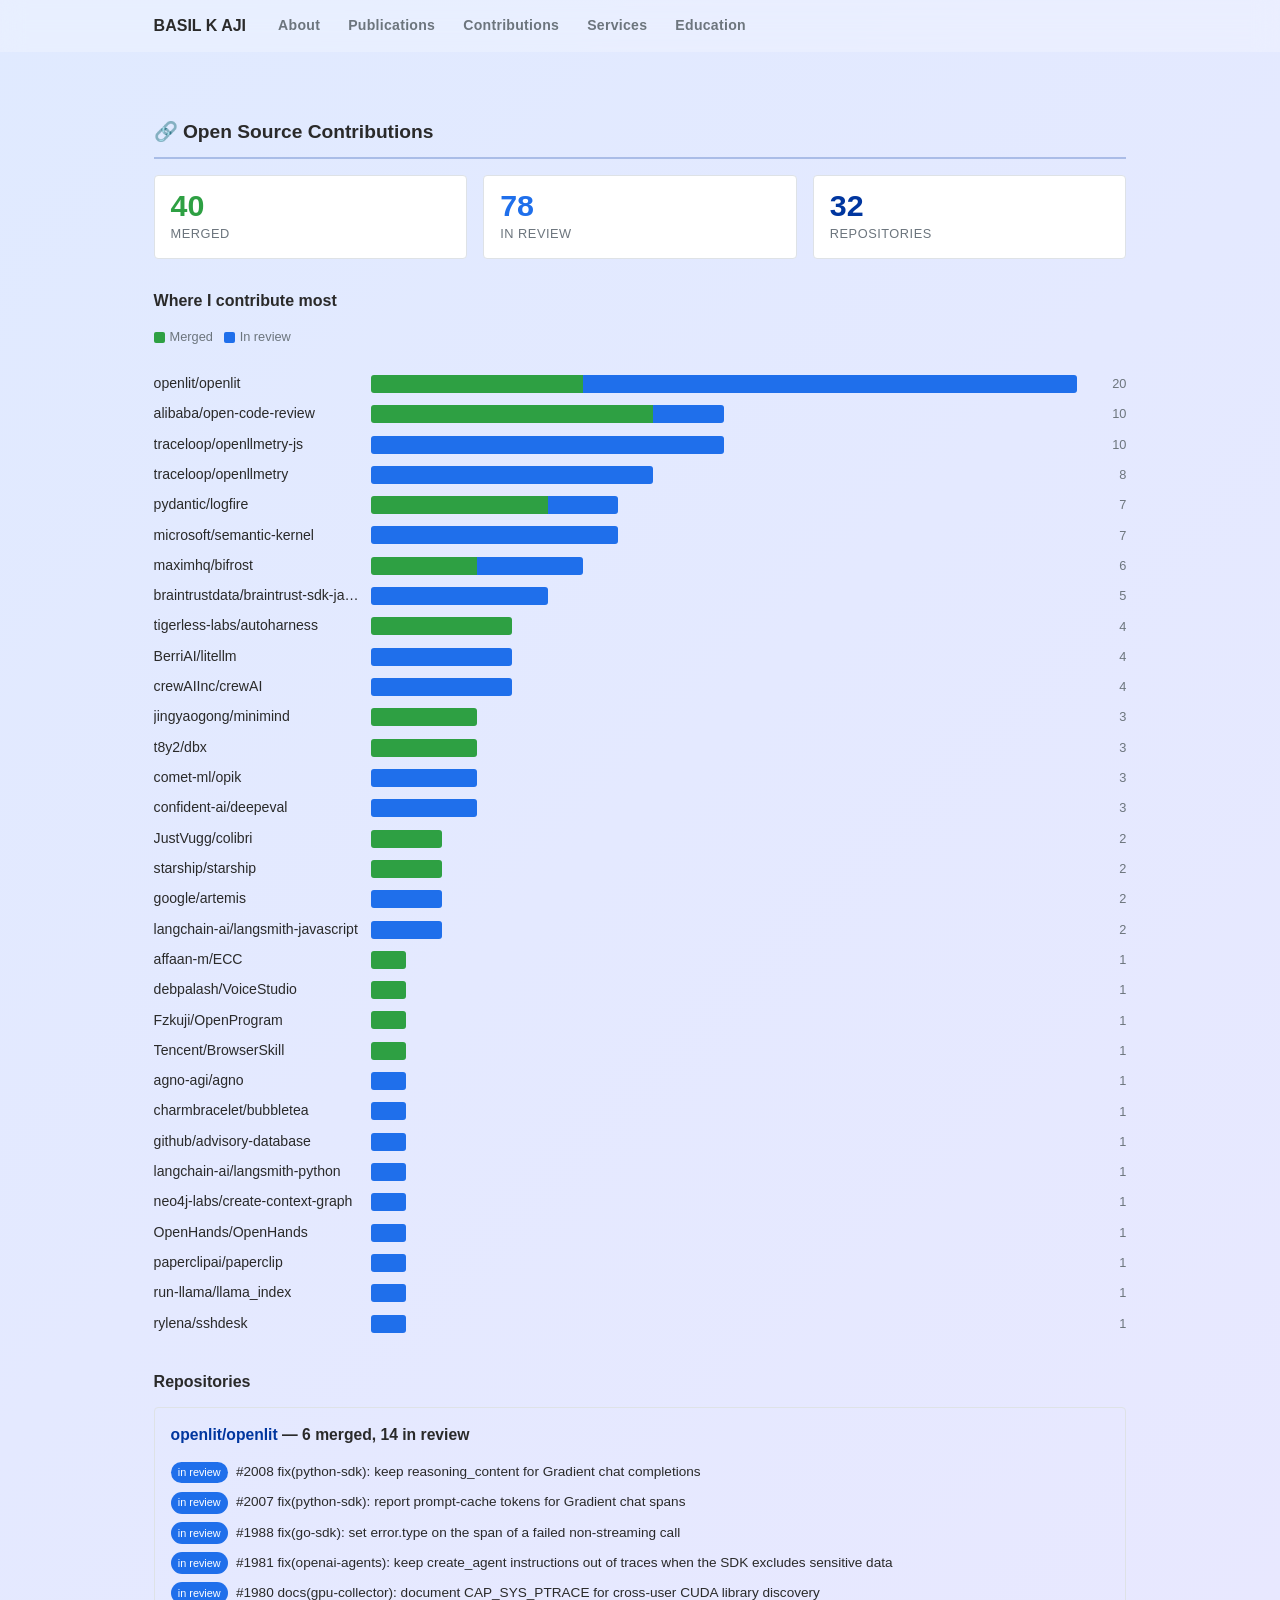
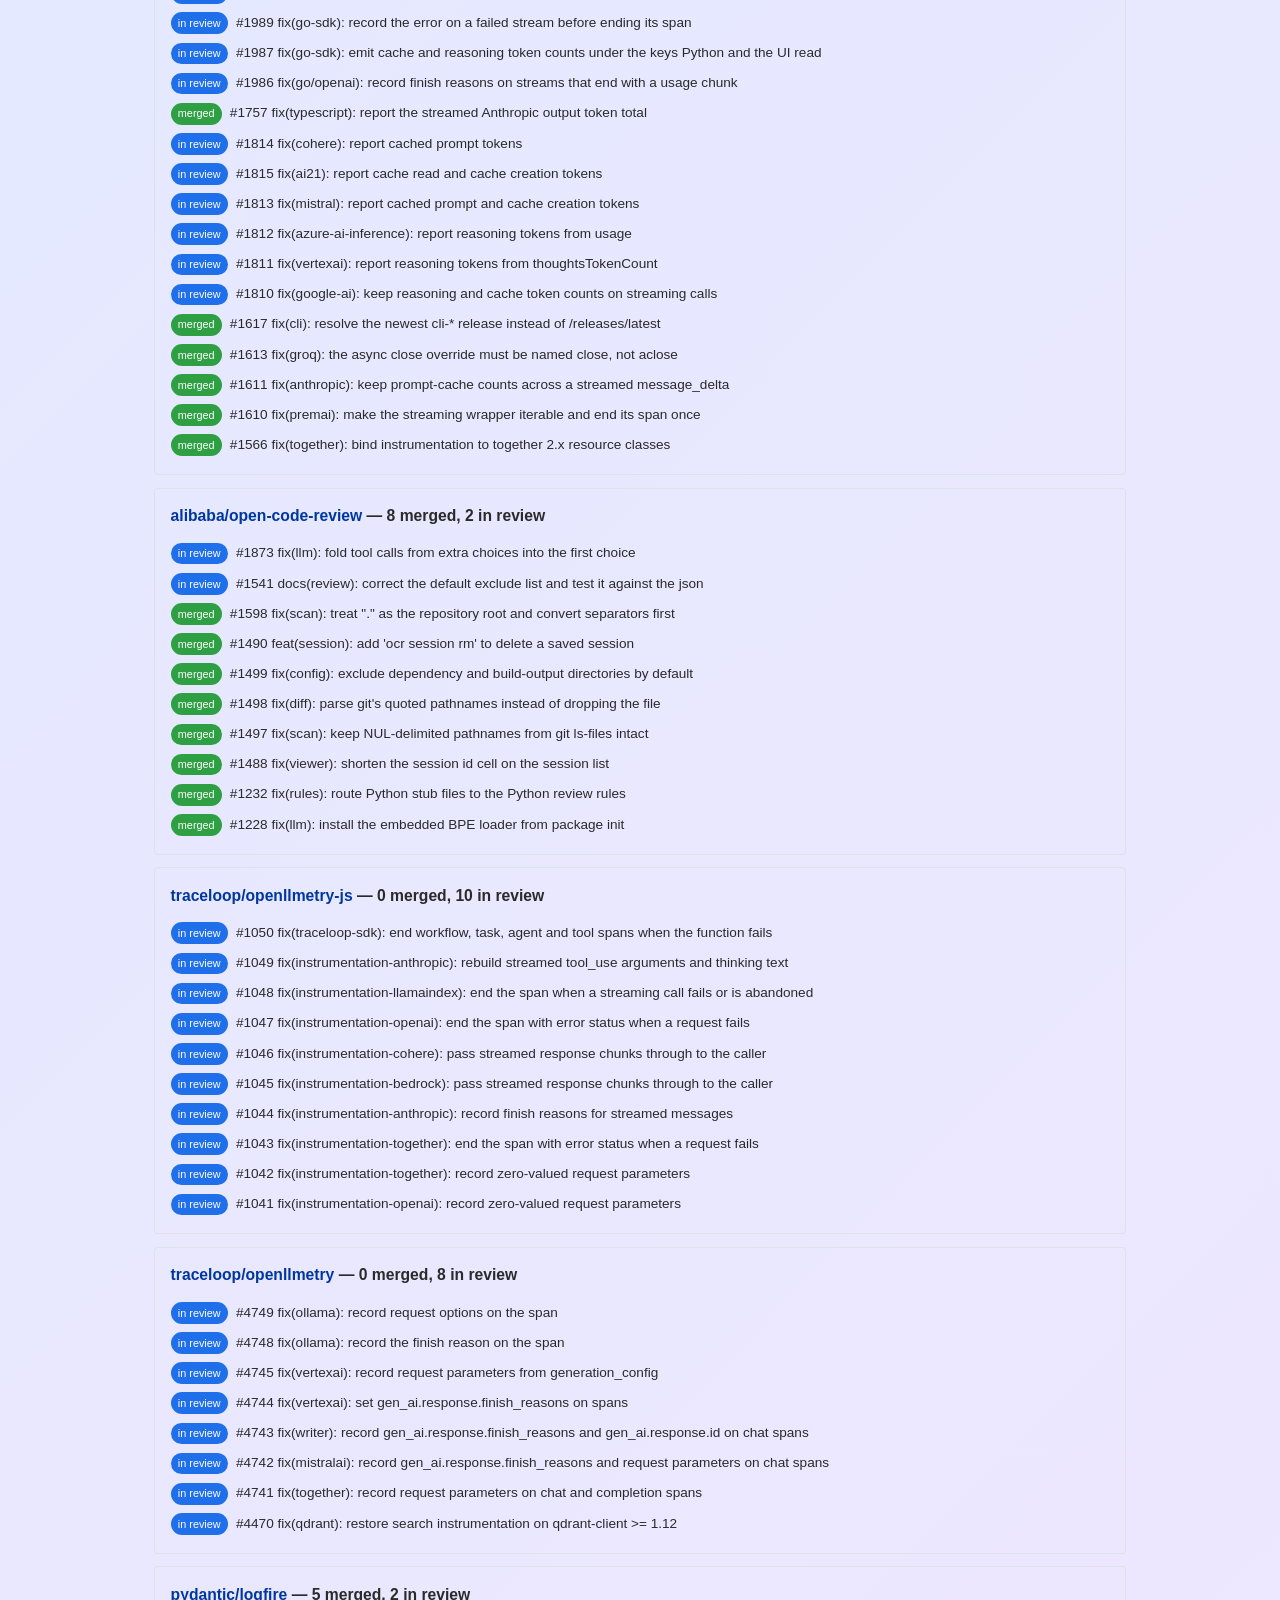
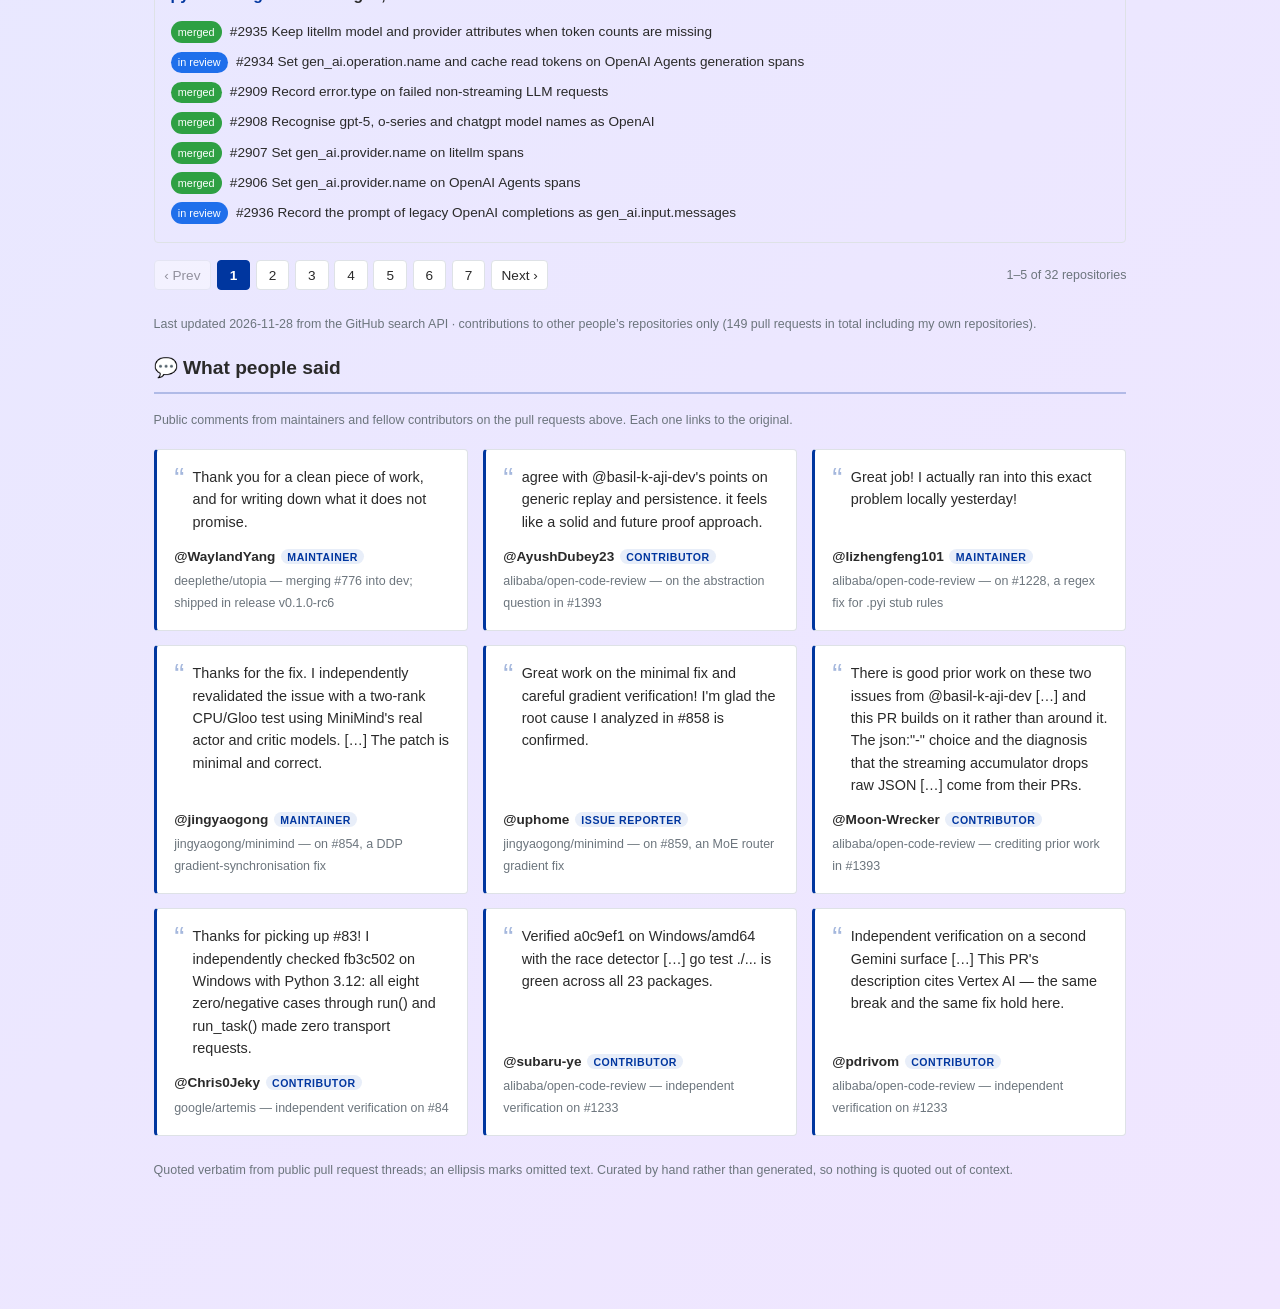
<file: contributions.html>
<!DOCTYPE html>
<html lang="en">
<head>
  <meta charset="UTF-8" />
  <meta name="viewport" content="width=device-width, initial-scale=1.0" />
  <title>Open Source Contributions – Basil K Aji</title>
  <meta name="description" content="Open source pull requests by Basil K Aji, by repository." />
  <link rel="preconnect" href="https://fonts.googleapis.com" />
  <link rel="stylesheet"
        href="https://cdnjs.cloudflare.com/ajax/libs/font-awesome/6.5.0/css/all.min.css"
        crossorigin="anonymous" referrerpolicy="no-referrer" />
  <link rel="icon" id="favicon" type="image/png" href="images/me.jpeg" />
  <link rel="stylesheet" href="assets/css/style.css" />
  <style>
    /* Scoped to this page so the shared stylesheet stays untouched. */

    /* The shared .page-wrapper is a 260px sidebar + 1fr grid. This page has no
       sidebar, so without this override `main` renders inside the 260px
       sidebar column and the chart has no room to draw. */
    .page-wrapper { grid-template-columns: 1fr; }
    .main-content { padding: 2rem 0; }
    .oss-stats { display: flex; flex-wrap: wrap; gap: 1rem; margin: 0 0 1.75rem; }
    .oss-stat {
      flex: 1 1 140px; border: 1px solid var(--border); border-radius: var(--radius);
      padding: .85rem 1rem; background: #fff;
    }
    .oss-stat .n { font-size: 1.9rem; font-weight: 700; line-height: 1.1; }
    .oss-stat .l { font-size: .8rem; color: var(--muted); text-transform: uppercase; letter-spacing: .04em; }
    .oss-stat.merged .n { color: #2ea043; }
    .oss-stat.review .n { color: #1f6feb; }
    .oss-stat.repos  .n { color: var(--accent); }

    .oss-chart { margin: 0 0 2rem; }
    .oss-row { display: grid; grid-template-columns: minmax(0,13rem) minmax(0,1fr) auto; gap: .6rem; align-items: center; margin-bottom: .4rem; }
    .oss-row .name { font-size: .88rem; overflow: hidden; text-overflow: ellipsis; white-space: nowrap; }
    .oss-row .name a { color: var(--text); text-decoration: none; }
    .oss-row .name a:hover { color: var(--accent); text-decoration: underline; }
    .oss-bar { display: flex; height: 18px; min-width: 2px; border-radius: 3px; overflow: hidden; background: var(--accent-lt); }
    .oss-bar i { display: block; height: 100%; }
    .oss-bar .m { background: #2ea043; }
    .oss-bar .o { background: #1f6feb; }
    .oss-row .cnt { font-size: .8rem; color: var(--muted); min-width: 2.5rem; text-align: right; }

    .oss-legend { font-size: .8rem; color: var(--muted); margin-bottom: 1.5rem; }
    .oss-legend i { display: inline-block; width: .7rem; height: .7rem; border-radius: 2px; margin-right: .3rem; vertical-align: middle; }

    .oss-repo { border: 1px solid var(--border); border-radius: var(--radius); padding: .9rem 1rem; margin-bottom: .8rem; }
    .oss-repo h3 { margin: 0 0 .5rem; font-size: .98rem; }
    .oss-repo h3 a { color: var(--accent); text-decoration: none; }
    .oss-repo h3 a:hover { text-decoration: underline; }
    .oss-pr { font-size: .85rem; padding: .22rem 0; display: flex; gap: .5rem; align-items: baseline; }
    .oss-pr a { color: var(--text); text-decoration: none; }
    .oss-pr a:hover { color: var(--accent); text-decoration: underline; }
    .tag { font-size: .68rem; padding: .1rem .45rem; border-radius: 999px; white-space: nowrap; color: #fff; }
    .tag.merged { background: #2ea043; }
    .tag.open   { background: #1f6feb; }
    .oss-note { font-size: .78rem; color: var(--muted); margin-top: 1.5rem; }

    .oss-pager { display: flex; flex-wrap: wrap; gap: .35rem; align-items: center; margin-top: 1.1rem; }
    .oss-pager button {
      font: inherit; font-size: .85rem; line-height: 1; cursor: pointer;
      min-width: 2.1rem; padding: .45rem .6rem; border: 1px solid var(--border);
      background: #fff; color: var(--text); border-radius: var(--radius);
      transition: background var(--trans), color var(--trans), border-color var(--trans);
    }
    .oss-pager button:hover:not(:disabled):not([aria-current="page"]) {
      background: var(--accent-lt); border-color: var(--accent); color: var(--accent);
    }
    .oss-pager button[aria-current="page"] {
      background: var(--accent); border-color: var(--accent); color: #fff; font-weight: 700;
    }
    .oss-pager button:disabled { opacity: .45; cursor: default; }
    .oss-pager .gap { padding: 0 .2rem; color: var(--muted); }
    .oss-pager .range { margin-left: auto; font-size: .78rem; color: var(--muted); }
    @media (max-width: 680px) { .oss-pager .range { margin-left: 0; width: 100%; } }
    /* Narrow screens: the three stat cards cannot fit 140px each plus gaps on a
       390px viewport, and a 13rem name column leaves the bar no room. Both are
       what pushed the page wider than the viewport. */
    @media (max-width: 680px) {
      .oss-stats { gap: .6rem; }
      .oss-stat { flex: 1 1 100%; }
      .oss-row { grid-template-columns: minmax(0,7.5rem) minmax(0,1fr) auto; gap: .45rem; }
      .oss-row .name { font-size: .8rem; }
      .oss-repo { padding: .75rem .8rem; }
      .oss-pr { flex-wrap: wrap; }
    }
    /* Nothing on this page may force a horizontal scrollbar. */
    #contributions, #contributions *,
    #kudos, #kudos * { max-width: 100%; }
    .oss-pr a { overflow-wrap: anywhere; }

    /* --- Acknowledgements ------------------------------------------------ */
    .kudos-grid {
      display: grid; gap: .9rem;
      grid-template-columns: repeat(auto-fit, minmax(19rem, 1fr));
    }
    .kudo {
      display: flex; flex-direction: column;
      border: 1px solid var(--border); border-left: 3px solid var(--accent);
      border-radius: var(--radius); padding: 1rem 1.1rem; background: #fff;
    }
    .kudo blockquote {
      margin: 0 0 .75rem; font-size: .9rem; line-height: 1.55;
      /* The quotation marks are decoration, so they are drawn rather than
         typed: a screen reader should hear the words, not "left double
         quotation mark". */
      position: relative; padding-left: 1.15rem;
    }
    .kudo blockquote::before {
      content: "\201C"; position: absolute; left: 0; top: -.25rem;
      font-size: 1.9rem; line-height: 1; color: var(--accent); opacity: .35;
    }
    .kudo cite { font-style: normal; margin-top: auto; }
    .kudo .who { font-size: .85rem; font-weight: 700; }
    .kudo .who a { color: var(--text); text-decoration: none; }
    .kudo .who a:hover { color: var(--accent); text-decoration: underline; }
    .kudo .role {
      font-size: .66rem; font-weight: 700; text-transform: uppercase;
      letter-spacing: .05em; padding: .1rem .4rem; border-radius: 999px;
      background: var(--accent-lt); color: var(--accent); margin-left: .35rem;
      vertical-align: middle; white-space: nowrap;
    }
    .kudo .where { font-size: .78rem; color: var(--muted); margin-top: .2rem; }
    .kudo .where a { color: var(--muted); }
    .kudo .where a:hover { color: var(--accent); }
    @media (max-width: 680px) {
      .kudos-grid { grid-template-columns: 1fr; }
      .kudo { padding: .85rem .9rem; }
    }
  </style>
</head>
<body>

  <nav class="site-nav" aria-label="Site navigation">
    <div class="nav-inner">
      <span class="nav-brand">BASIL K AJI</span>
      <div class="nav-links">
        <a href="index.html#about">About</a>
        <a href="index.html#publications">Publications</a>
        <a href="contributions.html">Contributions</a>
        <a href="index.html#services">Services</a>
        <a href="index.html#education">Education</a>
      </div>
    </div>
  </nav>

  <div class="page-wrapper">
    <main class="main-content">

      <section id="contributions">
        <div class="section">
          <div class="section-header">
            <h1 class="section-title">&#x1F517; Open Source Contributions</h1>
          </div>
          <div class="section-body">

            <div class="oss-stats" id="oss-stats"></div>

            <h2 class="section-title" style="font-size:1rem;margin:.5rem 0 .75rem;">Where I contribute most</h2>
            <div class="oss-legend">
              <i style="background:#2ea043"></i>Merged&nbsp;&nbsp;
              <i style="background:#1f6feb"></i>In review
            </div>
            <div class="oss-chart" id="oss-chart"></div>

            <h2 class="section-title" style="font-size:1rem;margin:.5rem 0 .75rem;">Repositories</h2>
            <div id="oss-repos"></div>
            <nav class="oss-pager" id="oss-pager" aria-label="Repository pages"></nav>

            <p class="oss-note" id="oss-note"></p>

          </div>
        </div>
      </section>

      <section id="kudos">
        <div class="section">
          <div class="section-header">
            <h2 class="section-title">&#x1F4AC; What people said</h2>
          </div>
          <div class="section-body">
            <p class="oss-note" style="margin:0 0 1.1rem;">
              Public comments from maintainers and fellow contributors on the pull
              requests above. Each one links to the original.
            </p>
            <div class="kudos-grid" id="kudos-grid"></div>
            <p class="oss-note" id="kudos-note"></p>
          </div>
        </div>
      </section>

    </main>
  </div>

<script>
(function () {
  var statsEl = document.getElementById('oss-stats');
  var chartEl = document.getElementById('oss-chart');
  var reposEl = document.getElementById('oss-repos');
  var pagerEl = document.getElementById('oss-pager');
  var noteEl  = document.getElementById('oss-note');

  var PER_PAGE = 5;
  var repos = [];
  var page = 1;

  function esc(s) {
    return String(s == null ? '' : s).replace(/[&<>"']/g, function (c) {
      return { '&': '&amp;', '<': '&lt;', '>': '&gt;', '"': '&quot;', "'": '&#39;' }[c];
    });
  }

  function stat(cls, n, label) {
    return '<div class="oss-stat ' + cls + '"><div class="n">' + n +
           '</div><div class="l">' + label + '</div></div>';
  }

  function pageCount() {
    return Math.max(1, Math.ceil(repos.length / PER_PAGE));
  }

  function renderPage(scroll) {
    var pages = pageCount();
    page = Math.min(Math.max(1, page), pages);
    var from = (page - 1) * PER_PAGE;
    var slice = repos.slice(from, from + PER_PAGE);

    reposEl.innerHTML = slice.map(function (r) {
      return '<div class="oss-repo">' +
        '<h3><a href="https://github.com/' + esc(r.repo) + '" target="_blank" rel="noopener">' +
          esc(r.repo) + '</a> <span class="cnt">\u2014 ' + r.merged + ' merged, ' + r.open + ' in review</span></h3>' +
        r.prs.map(function (pr) {
          return '<div class="oss-pr">' +
            '<span class="tag ' + esc(pr.state) + '">' + (pr.state === 'merged' ? 'merged' : 'in review') + '</span>' +
            '<a href="' + esc(pr.url) + '" target="_blank" rel="noopener">#' + esc(pr.number) + ' ' + esc(pr.title) + '</a>' +
          '</div>';
        }).join('') +
      '</div>';
    }).join('');

    renderPager(pages, from, slice.length);

    if (scroll) {
      // Keep the list header in view when stepping pages, so the content
      // does not appear to jump to an arbitrary scroll position.
      var top = document.getElementById('oss-repos').getBoundingClientRect().top + window.pageYOffset;
      window.scrollTo({ top: top - 90, behavior: 'smooth' });
    }
  }

  function pageNumbers(current, pages) {
    // Always show first and last; a window of neighbours around the current
    // page; ellipsis for the rest. Keeps the control a fixed size.
    if (pages <= 7) {
      return Array.apply(null, { length: pages }).map(function (_, i) { return i + 1; });
    }
    var out = [1];
    var lo = Math.max(2, current - 1);
    var hi = Math.min(pages - 1, current + 1);
    if (lo > 2) out.push('gap');
    for (var n = lo; n <= hi; n++) out.push(n);
    if (hi < pages - 1) out.push('gap');
    out.push(pages);
    return out;
  }

  function renderPager(pages, from, shown) {
    if (pages <= 1) { pagerEl.innerHTML = ''; return; }

    var html = '<button type="button" data-step="-1"' + (page === 1 ? ' disabled' : '') +
               ' aria-label="Previous page">\u2039 Prev</button>';

    pageNumbers(page, pages).forEach(function (n) {
      if (n === 'gap') { html += '<span class="gap">\u2026</span>'; return; }
      html += '<button type="button" data-page="' + n + '"' +
              (n === page ? ' aria-current="page"' : '') +
              ' aria-label="Page ' + n + '">' + n + '</button>';
    });

    html += '<button type="button" data-step="1"' + (page === pages ? ' disabled' : '') +
            ' aria-label="Next page">Next \u203a</button>';
    html += '<span class="range">' + (from + 1) + '\u2013' + (from + shown) +
            ' of ' + repos.length + ' repositories</span>';
    pagerEl.innerHTML = html;
  }

  pagerEl.addEventListener('click', function (ev) {
    var btn = ev.target.closest('button');
    if (!btn || btn.disabled) return;
    if (btn.dataset.page) page = parseInt(btn.dataset.page, 10);
    else if (btn.dataset.step) page += parseInt(btn.dataset.step, 10);
    else return;
    renderPage(true);
  });

  function render(d) {
    statsEl.innerHTML =
      stat('merged', d.merged, 'Merged') +
      stat('review', d.in_review, 'In review') +
      stat('repos',  d.repo_count, 'Repositories');

    var peak = 0;
    d.repos.forEach(function (r) { peak = Math.max(peak, r.merged + r.open); });

    chartEl.innerHTML = d.repos.map(function (r) {
      var total = r.merged + r.open;
      var pct = peak ? (total / peak) * 100 : 0;
      // Widths are shares of this row's own bar; the bar's width is the
      // share of the busiest repo, so rows stay comparable.
      var m = total ? (r.merged / total) * 100 : 0;
      var o = total ? (r.open / total) * 100 : 0;
      return '<div class="oss-row">' +
        '<div class="name"><a href="https://github.com/' + esc(r.repo) + '" target="_blank" rel="noopener">' +
          esc(r.repo) + '</a></div>' +
        '<div class="oss-bar" style="width:' + pct.toFixed(1) + '%" ' +
          'title="' + r.merged + ' merged, ' + r.open + ' in review">' +
          '<i class="m" style="width:' + m.toFixed(1) + '%"></i>' +
          '<i class="o" style="width:' + o.toFixed(1) + '%"></i>' +
        '</div>' +
        '<div class="cnt">' + total + '</div>' +
      '</div>';
    }).join('');

    repos = d.repos;
    page = 1;
    renderPage();

    noteEl.textContent =
      'Last updated ' + (d.generated || '').slice(0, 10) + ' from the GitHub search API' +
      (d.excludes_own_repos
        ? ' · contributions to other people’s repositories only (' +
          d.all_prs_including_own + ' pull requests in total including my own repositories)'
        : '') + '.';
  }

  fetch('assets/contributions.json', { cache: 'no-cache' })
    .then(function (r) {
      if (!r.ok) throw new Error('HTTP ' + r.status);
      return r.json();
    })
    .then(render)
    .catch(function (err) {
      statsEl.innerHTML =
        '<p class="oss-note">Contribution data could not be loaded (' + esc(err.message) + '). ' +
        'See <a href="https://github.com/basil-k-aji-dev">github.com/basil-k-aji-dev</a>.</p>';
    });
})();
</script>

<script>
(function () {
  var gridEl = document.getElementById('kudos-grid');
  var noteEl = document.getElementById('kudos-note');

  function esc(s) {
    return String(s == null ? '' : s).replace(/[&<>"']/g, function (c) {
      return { '&': '&amp;', '<': '&lt;', '>': '&gt;', '"': '&quot;', "'": '&#39;' }[c];
    });
  }

  function card(k) {
    var who = esc(k.author);
    return '<figure class="kudo">' +
      '<blockquote>' + esc(k.quote) + '</blockquote>' +
      '<cite>' +
        '<div class="who">' +
          '<a href="https://github.com/' + who + '" target="_blank" rel="noopener">@' + who + '</a>' +
          (k.role ? '<span class="role">' + esc(k.role) + '</span>' : '') +
        '</div>' +
        '<div class="where">' +
          '<a href="' + esc(k.url) + '" target="_blank" rel="noopener">' +
            esc(k.repo) + (k.context ? ' \u2014 ' + esc(k.context) : '') +
          '</a>' +
        '</div>' +
      '</cite>' +
    '</figure>';
  }

  fetch('assets/kudos.json', { cache: 'no-cache' })
    .then(function (r) {
      if (!r.ok) throw new Error('HTTP ' + r.status);
      return r.json();
    })
    .then(function (d) {
      var list = (d && d.kudos) || [];
      if (!list.length) {
        document.getElementById('kudos').hidden = true;
        return;
      }
      gridEl.innerHTML = list.map(card).join('');
      noteEl.textContent =
        'Quoted verbatim from public pull request threads; an ellipsis marks ' +
        'omitted text. Curated by hand rather than generated, so nothing is ' +
        'quoted out of context.';
    })
    .catch(function () {
      // No data, no empty shell: hide the section rather than show a broken one.
      document.getElementById('kudos').hidden = true;
    });
})();
</script>

</body>
</html>
</file>
<file: assets/css/style.css>
/* ============================
   RESET & BASE
   ============================ */
*, *::before, *::after { box-sizing: border-box; margin: 0; padding: 0; }

:root {
  --accent:    #00369f;
  --accent-lt: #e8eef9;
  --text:      #2a2a2a;
  --muted:     #6c757d;
  --border:    #dee2e6;
  --bg:        #fff;
  --sidebar-w: 260px;
  --nav-h:     52px;
  --font:      "Trebuchet MS", "Helvetica Neue", Arial, sans-serif;
  --radius:    4px;
  --trans:     .2s ease-in-out;
}

html { scroll-behavior: smooth; scroll-padding-top: calc(var(--nav-h) + 12px); }

@keyframes gradientFlow {
  0%   { background-position: 0% 50%; }
  50%  { background-position: 100% 50%; }
  100% { background-position: 0% 50%; }
}

body {
  font-family: var(--font);
  font-size: 15px;
  color: var(--text);
  line-height: 1.7;
  background: linear-gradient(135deg, #e0eaff, #f0e6ff, #dff5f0, #e8f4ff, #fde8ff);
  background-size: 400% 400%;
  animation: gradientFlow 12s ease infinite;
  min-height: 100vh;
}
a { color: var(--accent); text-decoration: none; transition: color var(--trans); }
a:hover { color: #001f5e; text-decoration: underline; }
img { max-width: 100%; height: auto; display: block; }
ul { list-style: disc; padding-left: 1.4em; }
li { margin-bottom: .3em; }

/* ============================
   TOP NAV
   ============================ */
.site-nav {
  position: sticky; top: 0; z-index: 100;
  height: var(--nav-h);
  background: rgba(255,255,255,0.25);
  backdrop-filter: blur(12px);
  -webkit-backdrop-filter: blur(12px);
  border-bottom: none;
  box-shadow: none;
  display: flex; align-items: center;
}
.nav-inner {
  max-width: 100%; margin: 0 auto; padding: 0 12%;
  width: 100%; display: flex; align-items: center; gap: 2rem;
}
.nav-brand { font-weight: 700; font-size: 1rem; color: var(--text); white-space: nowrap; }
.nav-links { display: flex; gap: 1.75rem; flex-wrap: wrap; }
.nav-links a { font-size: .88rem; font-weight: 600; color: var(--muted); letter-spacing: .02em; }
.nav-links a:hover { color: var(--accent); text-decoration: none; }

/* ============================
   LAYOUT
   ============================ */
.page-wrapper {
  max-width: 100%;
  display: grid;
  grid-template-columns: var(--sidebar-w) 1fr;
  gap: 2rem;
  padding: 2rem 12% 5rem;
  align-items: start;
}

/* ============================
   SIDEBAR
   ============================ */
.sidebar {
  position: sticky; top: calc(var(--nav-h) + 16px);
  background: rgba(255,255,255,0.7);
  backdrop-filter: blur(8px);
  -webkit-backdrop-filter: blur(8px);
  border-radius: 12px;
  padding: 1.75rem 1.25rem;
  text-align: center;
}
.avatar-wrap { margin-bottom: 1rem; }
.avatar-wrap img {
  width: 140px; height: 140px;
  border-radius: 50%; object-fit: cover;
  border: 3px solid rgba(255,255,255,0.8);
  box-shadow: 0 4px 16px rgba(0,54,159,0.15);
  margin: 0 auto;
}
.sidebar-name  { font-size: 1.15rem; font-weight: 700; margin-bottom: .2rem; text-transform: uppercase; letter-spacing: .05em; }
.sidebar-title { font-size: .82rem; color: var(--muted); margin-bottom: .1rem; }
.sidebar-org   { font-size: .82rem; color: var(--muted); margin-bottom: 1rem; }
.sidebar-bio   { font-size: .82rem; text-align: left; color: #555; margin-bottom: 1rem;
                 border-top: 1px solid rgba(0,0,0,0.08); padding-top: .75rem; }
.sidebar-meta  { font-size: .8rem; color: var(--muted); text-align: left; margin-bottom: 1rem; }
.sidebar-meta span { display: flex; align-items: center; gap: .4rem; margin-bottom: .35rem; }
.social-links  { display: flex; flex-wrap: wrap; justify-content: center; gap: .45rem; margin-top: .5rem; }
.social-links a {
  display: flex; align-items: center; justify-content: center;
  width: 32px; height: 32px; border-radius: 50%;
  background: rgba(0,54,159,0.08); color: var(--accent);
  font-size: .82rem; transition: background var(--trans), color var(--trans);
}
.social-links a:hover { background: var(--accent); color: #fff; text-decoration: none; }

/* ============================
   MAIN CONTENT — no cards
   ============================ */
.main-content {
  min-width: 0;
  padding: 2rem 1rem;
  background: transparent !important;
}

.section {
  background: transparent !important;
  border: none !important;
  box-shadow: none !important;
}

/* Sections — no borders, just spacing */
.section { margin-bottom: 3.5rem; }
.section:last-child { margin-bottom: 0; }
.section + .section { margin-top: 1rem; }

.section-header {
  display: flex; align-items: center; justify-content: space-between;
  margin-bottom: 1rem;
  padding-bottom: .5rem;
  border-bottom: 2px solid rgba(0, 54, 159, 0.25);
}
.section-title { font-size: 1.2rem; font-weight: 700; color: var(--text); }
.section-toggle {
  background: none; border: 1px solid var(--border); border-radius: var(--radius);
  font-size: .75rem; color: var(--muted); cursor: pointer; padding: .15rem .5rem;
  transition: all var(--trans);
}
.section-toggle:hover { background: var(--accent-lt); color: var(--accent); border-color: var(--accent); }
.section-body.collapsed { display: none; }
.section-body { padding-bottom: 1rem; }

/* ============================
   PAPER BOX
   ============================ */
.paper-box {
  display: flex; gap: 1.25rem;
  padding: 1rem 0;
  border-bottom: 1px solid rgba(0,0,0,0.07);
}
.paper-box:last-child { border-bottom: none; padding-bottom: 0; }
.paper-thumb {
  flex: 0 0 180px; border-radius: var(--radius); overflow: hidden;
  border: 1px solid var(--border); background: #f5f5f5;
  display: flex; align-items: center; justify-content: center; min-height: 110px;
}
.paper-thumb img { width: 180px; height: 120px; object-fit: cover; }
.paper-thumb-placeholder {
  width: 180px; height: 120px;
  display: flex; flex-direction: column; align-items: center; justify-content: center;
  color: var(--muted); font-size: .75rem; gap: .4rem;
}
.paper-thumb-placeholder svg { opacity: .35; }
.paper-info { flex: 1; min-width: 0; }
.paper-title { font-size: .98rem; font-weight: 700; margin-bottom: .3rem; }
.paper-authors { font-size: .84rem; color: var(--muted); margin-bottom: .2rem; }
.paper-authors strong { color: var(--text); }
.paper-venue { font-size: .81rem; color: var(--muted); font-style: italic; margin-bottom: .45rem; }
.paper-badges { display: flex; flex-wrap: wrap; gap: .35rem; margin-bottom: .45rem; }
.badge {
  display: inline-block; padding: .12em .5em;
  font-size: .7rem; font-weight: 700; border-radius: 3px;
  background: var(--accent); color: #fff; white-space: nowrap;
}
.badge.oral   { background: #c0392b; }
.badge.poster { background: #27ae60; }
.badge.survey { background: #8e44ad; }
.paper-links { display: flex; gap: .5rem; flex-wrap: wrap; }
.paper-links a {
  font-size: .76rem; font-weight: 600; padding: .18rem .55rem;
  border: 1px solid var(--accent); border-radius: var(--radius);
  color: var(--accent); transition: all var(--trans);
}
.paper-links a:hover { background: var(--accent); color: #fff; text-decoration: none; }

/* ============================
   TIMELINE (Education)
   ============================ */
.timeline { position: relative; padding-left: 1.5rem; }
.timeline::before {
  content: ''; position: absolute; left: 6px; top: 6px; bottom: 6px;
  width: 2px; background: var(--border);
}
.timeline-item { position: relative; margin-bottom: 1.2rem; }
.timeline-item::before {
  content: ''; position: absolute; left: -1.5rem; top: 6px;
  width: 10px; height: 10px; border-radius: 50%;
  background: var(--accent); border: 2px solid #fff;
  box-shadow: 0 0 0 2px var(--accent);
}
.timeline-year   { font-size: .78rem; color: var(--muted); font-weight: 600; margin-bottom: .1rem; }
.timeline-degree { font-size: .95rem; font-weight: 700; }
.timeline-school { font-size: .84rem; color: var(--muted); }

/* ============================
   SERVICE / TEACHING rows
   ============================ */
.service-list { padding-left: 0; list-style: none; }
.service-list li {
  padding: .4rem 0; border-bottom: 1px solid rgba(0,0,0,0.07);
  font-size: .9rem; display: flex; align-items: baseline; gap: .5rem;
}
.service-list li:last-child { border-bottom: none; }
.service-tag {
  flex: 0 0 auto; font-size: .7rem; font-weight: 700; color: var(--muted);
  background: rgba(0,0,0,0.05); border-radius: 3px; padding: .1em .4em; white-space: nowrap;
}

/* ============================
   AWARDS
   ============================ */
.award-item { padding: .45rem 0; border-bottom: 1px solid rgba(0,0,0,0.07); font-size: .9rem; }
.award-item:last-child { border-bottom: none; }
.award-year { font-size: .78rem; color: var(--muted); font-weight: 600; }

/* ============================
   RESPONSIVE
   ============================ */
@media (max-width: 768px) {
  .page-wrapper { grid-template-columns: 1fr; gap: 1.5rem; padding: 1.5rem 1rem 3rem; }
  .sidebar { position: static; }
  .main-content { padding: 1.5rem; }
  .paper-box { flex-direction: column; }
  .paper-thumb, .paper-thumb-placeholder, .paper-thumb img { width: 100%; flex: unset; }
  .nav-links { gap: .8rem; }
}
</file>
